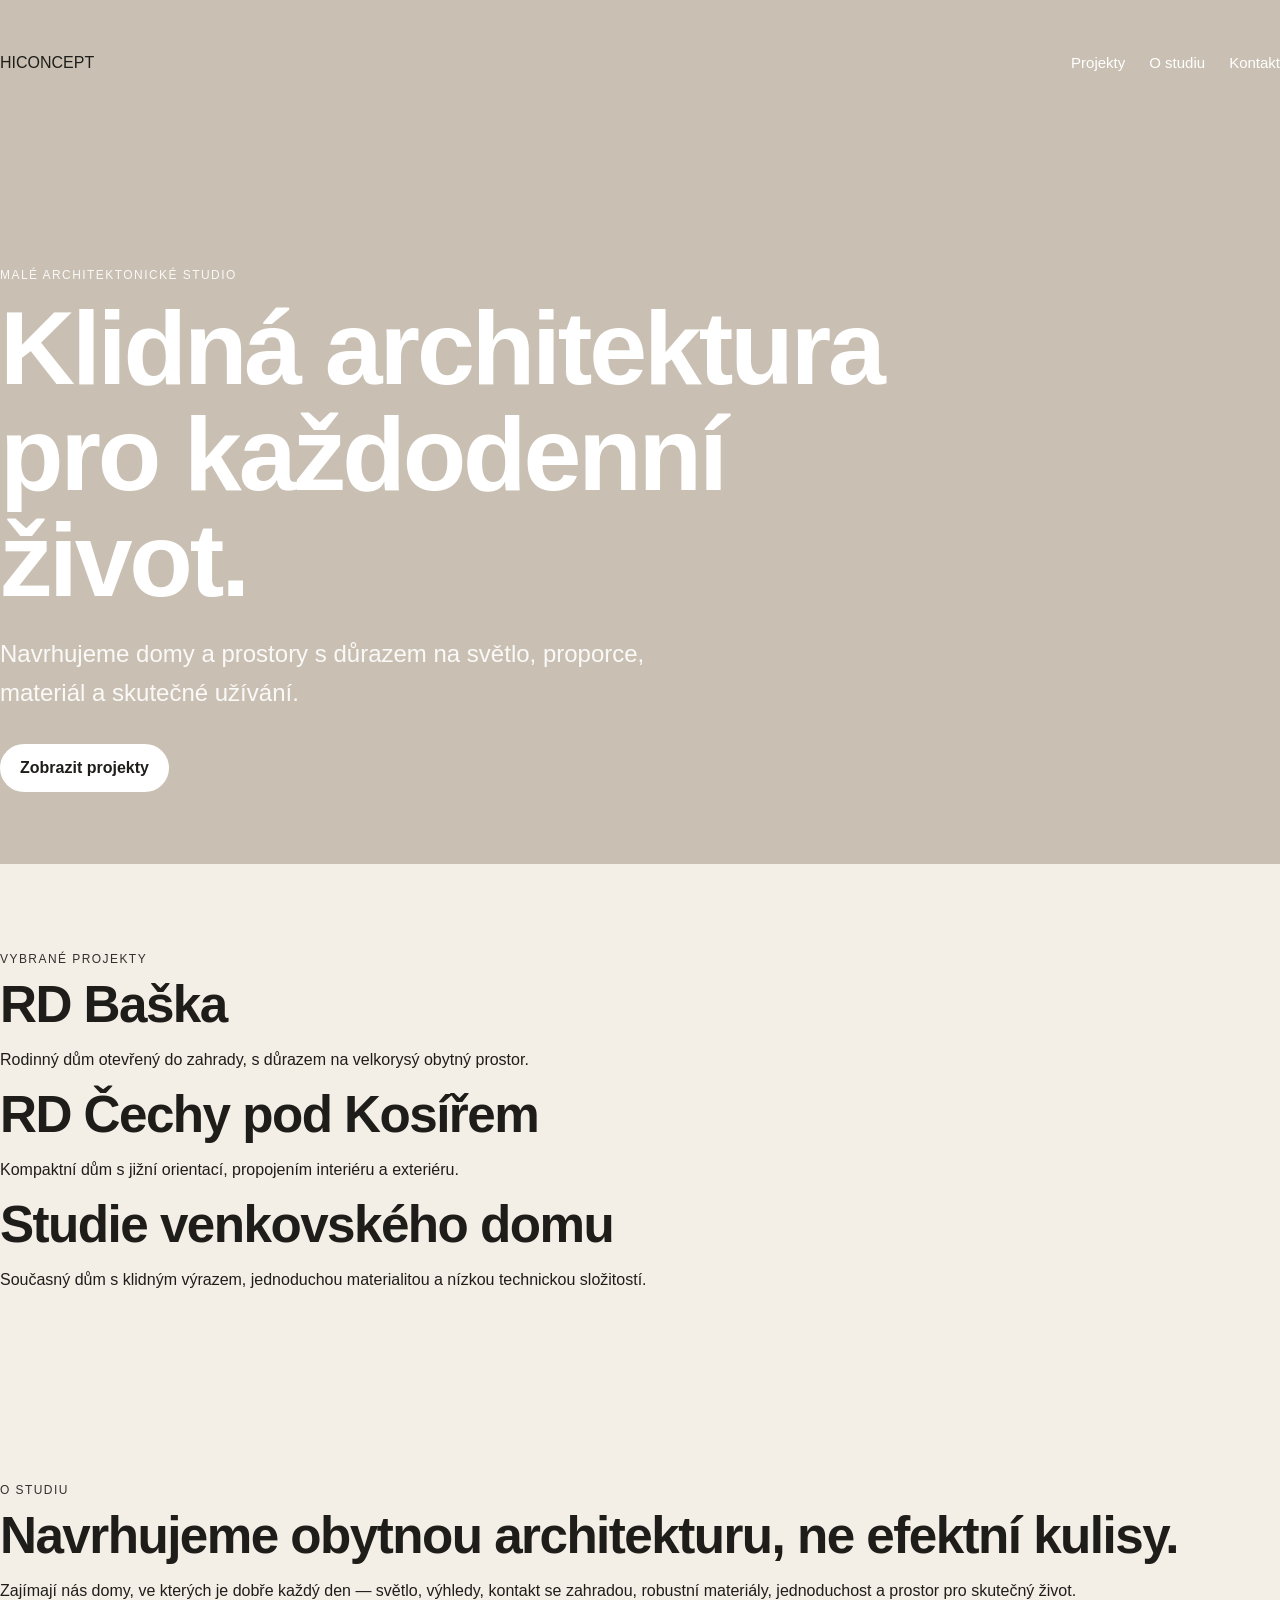
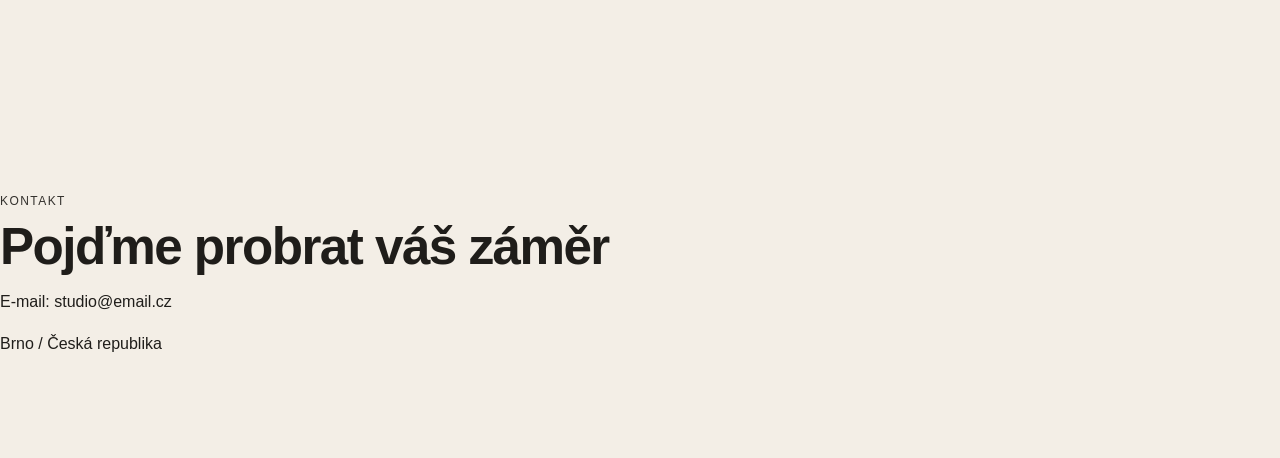
<file: Index.html>
<!DOCTYPE html>
<html lang="cs">
<head>
  <meta charset="UTF-8" />
  <meta name="viewport" content="width=device-width, initial-scale=1.0" />
  <title>Hiconcept – architektura</title>
  <meta name="description" content="Malé architektonické studio zaměřené na rodinné domy a klidnou, obytnou architekturu." />
  <link rel="stylesheet" href="style.css" />
</head>
<body>
  <header class="hero">
    <nav class="nav">
      <div class="logo">HICONCEPT</div>
      <div class="menu">
        <a href="#projekty">Projekty</a>
        <a href="#o-studiu">O studiu</a>
        <a href="#kontakt">Kontakt</a>
      </div>
    </nav>

    <div class="hero-content">
      <p class="eyebrow">Malé architektonické studio</p>
      <h1>Klidná architektura pro každodenní život.</h1>
      <p class="intro">
        Navrhujeme domy a prostory s důrazem na světlo, proporce, materiál a skutečné užívání.
      </p>
      <a class="button" href="#projekty">Zobrazit projekty</a>
    </div>
  </header>

  <main>
    <section id="projekty" class="section">
      <p class="section-label">Vybrané projekty</p>
      <div class="projects">
        <article class="card">
          <div class="image-placeholder"></div>
          <h2>RD Baška</h2>
          <p>Rodinný dům otevřený do zahrady, s důrazem na velkorysý obytný prostor.</p>
        </article>

        <article class="card">
          <div class="image-placeholder"></div>
          <h2>RD Čechy pod Kosířem</h2>
          <p>Kompaktní dům s jižní orientací, propojením interiéru a exteriéru.</p>
        </article>

        <article class="card">
          <div class="image-placeholder"></div>
          <h2>Studie venkovského domu</h2>
          <p>Současný dům s klidným výrazem, jednoduchou materialitou a nízkou technickou složitostí.</p>
        </article>
      </div>
    </section>

    <section id="o-studiu" class="section section-narrow">
      <p class="section-label">O studiu</p>
      <h2>Navrhujeme obytnou architekturu, ne efektní kulisy.</h2>
      <p>
        Zajímají nás domy, ve kterých je dobře každý den — světlo, výhledy, kontakt se zahradou,
        robustní materiály, jednoduchost a prostor pro skutečný život.
      </p>
    </section>

    <section id="kontakt" class="section section-narrow">
      <p class="section-label">Kontakt</p>
      <h2>Pojďme probrat váš záměr</h2>
      <p>E-mail: studio@email.cz</p>
      <p>Brno / Česká republika</p>
    </section>
  </main>
</body>
</html>
</file>
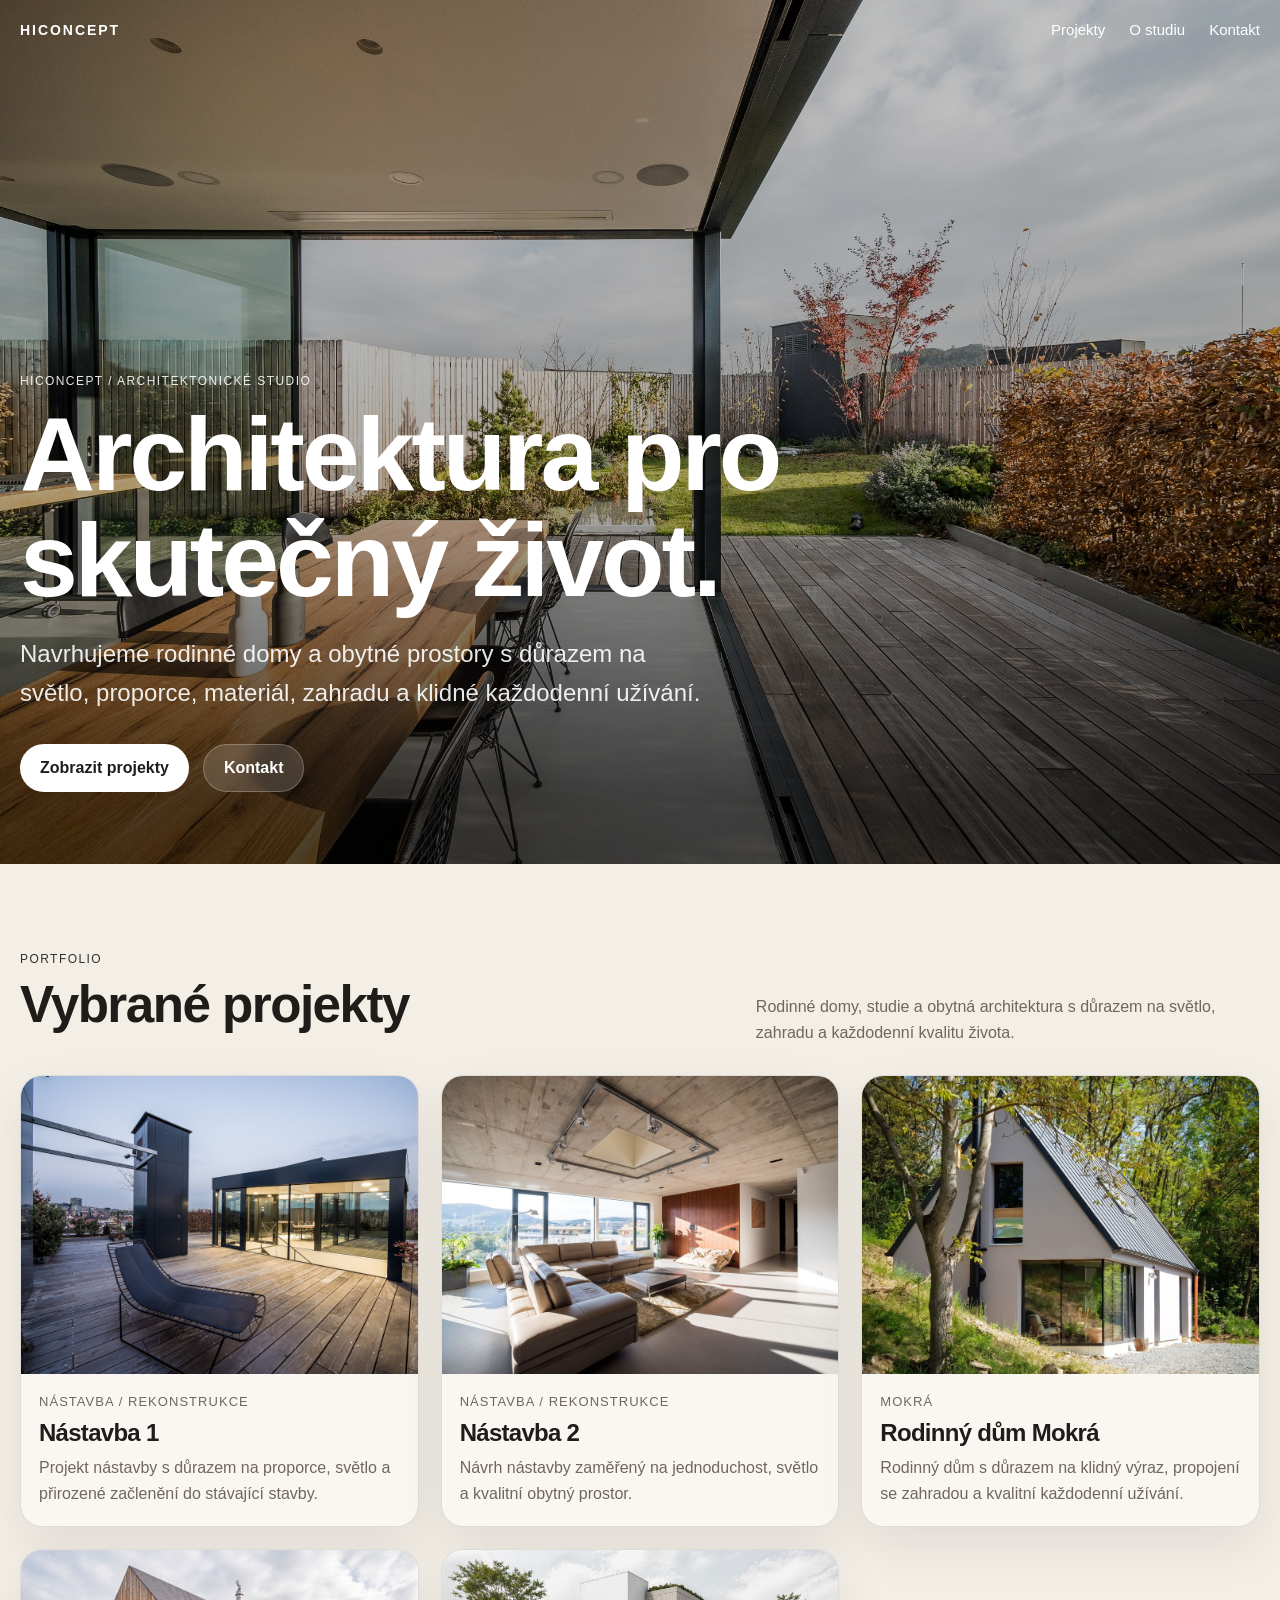
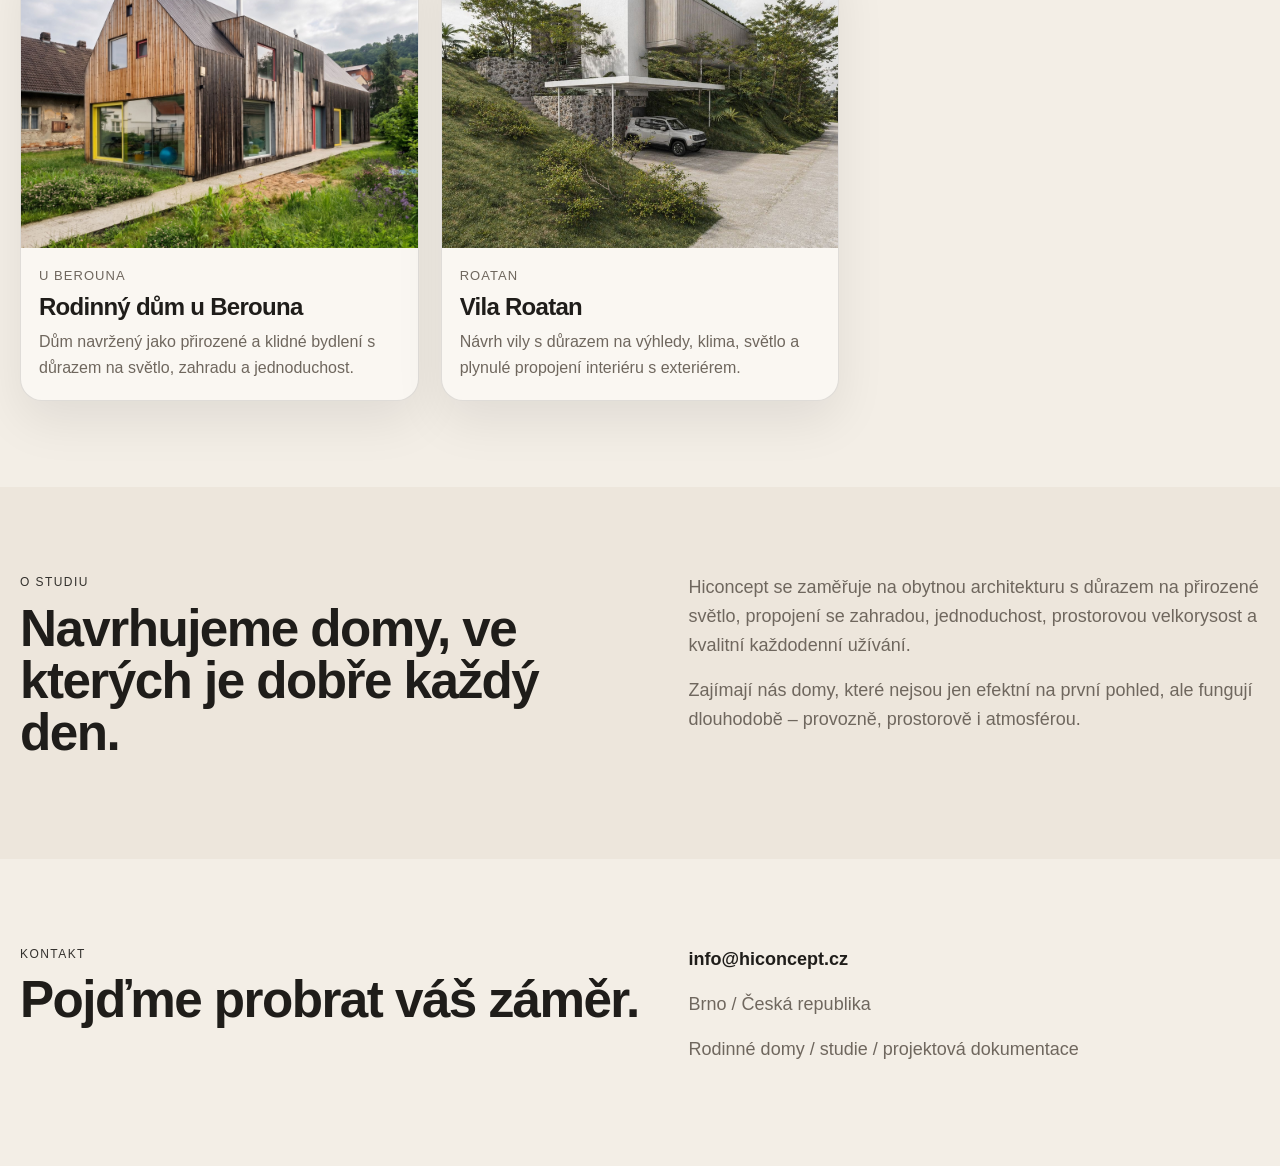
<file: index.html>
<!DOCTYPE html>
<html lang="cs">
<head>
  <meta charset="UTF-8" />
  <meta name="viewport" content="width=device-width, initial-scale=1.0" />
  <title>Hiconcept – architektonické studio</title>
  <meta
    name="description"
    content="Hiconcept je malé architektonické studio zaměřené na rodinné domy a obytnou architekturu."
  />
  <link rel="stylesheet" href="style.css" />
</head>
<body data-page="home">
  <header class="site-header">
    <div class="page-shell nav">
      <a class="brand" href="index.html">HICONCEPT</a>
      <nav class="menu">
        <a href="#projekty">Projekty</a>
        <a href="#o-studiu">O studiu</a>
        <a href="#kontakt">Kontakt</a>
      </nav>
    </div>
  </header>

  <section class="hero">
    <div class="hero-media"></div>
    <div class="hero-overlay"></div>

    <div class="page-shell hero-content">
      <p class="eyebrow">Hiconcept / architektonické studio</p>
      <h1>Architektura pro skutečný život.</h1>
      <p class="intro">
        Navrhujeme rodinné domy a obytné prostory s důrazem na světlo,
        proporce, materiál, zahradu a klidné každodenní užívání.
      </p>
      <div class="hero-actions">
        <a class="button" href="#projekty">Zobrazit projekty</a>
        <a class="button button-secondary" href="#kontakt">Kontakt</a>
      </div>
    </div>
  </section>

  <main>
    <section id="projekty" class="section">
      <div class="page-shell">
        <div class="section-head">
          <div>
            <p class="section-label">Portfolio</p>
            <h2>Vybrané projekty</h2>
          </div>
          <p class="section-note">
            Rodinné domy, studie a obytná architektura s důrazem na světlo,
            zahradu a každodenní kvalitu života.
          </p>
        </div>

        <div id="projects-grid" class="projects-grid"></div>
      </div>
    </section>

    <section id="o-studiu" class="section section-soft">
      <div class="page-shell two-col">
        <div>
          <p class="section-label">O studiu</p>
          <h2>Navrhujeme domy, ve kterých je dobře každý den.</h2>
        </div>
        <div class="rich-text">
          <p>
            Hiconcept se zaměřuje na obytnou architekturu s důrazem na přirozené
            světlo, propojení se zahradou, jednoduchost, prostorovou velkorysost
            a kvalitní každodenní užívání.
          </p>
          <p>
            Zajímají nás domy, které nejsou jen efektní na první pohled, ale
            fungují dlouhodobě – provozně, prostorově i atmosférou.
          </p>
        </div>
      </div>
    </section>

    <section id="kontakt" class="section">
      <div class="page-shell two-col">
        <div>
          <p class="section-label">Kontakt</p>
          <h2>Pojďme probrat váš záměr.</h2>
        </div>
        <div class="rich-text contact-block">
          <p><a href="mailto:info@hiconcept.cz">info@hiconcept.cz</a></p>
          <p>Brno / Česká republika</p>
          <p>Rodinné domy / studie / projektová dokumentace</p>
        </div>
      </div>
    </section>
  </main>

  <script src="app.js"></script>
</body>
</html>
</file>
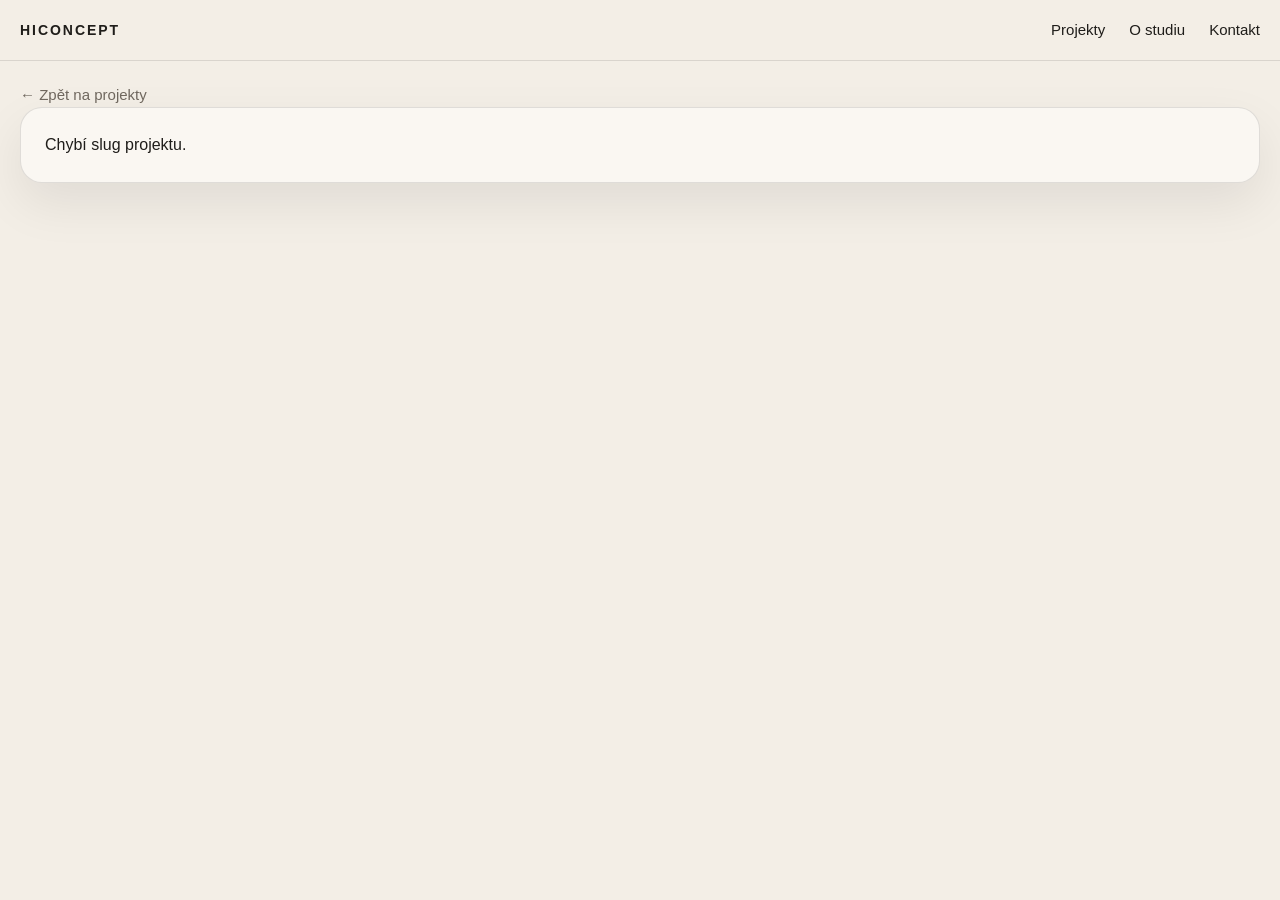
<file: project.html>
<!DOCTYPE html>
<html lang="cs">
<head>
  <meta charset="UTF-8" />
  <meta name="viewport" content="width=device-width, initial-scale=1.0" />
  <title>Projekt – Hiconcept</title>
  <meta name="description" content="Detail projektu Hiconcept." />
  <link rel="stylesheet" href="style.css" />
</head>
<body data-page="project">
  <header class="site-header site-header-light">
    <div class="page-shell nav">
      <a class="brand" href="index.html">HICONCEPT</a>
      <nav class="menu">
        <a href="index.html#projekty">Projekty</a>
        <a href="index.html#o-studiu">O studiu</a>
        <a href="index.html#kontakt">Kontakt</a>
      </nav>
    </div>
  </header>

  <main class="project-page">
    <div class="page-shell">
      <p class="back-link">
        <a href="index.html#projekty">← Zpět na projekty</a>
      </p>
    </div>

    <section id="project-detail"></section>
  </main>

  <script src="app.js"></script>
</body>
</html>
</file>
<file: style.css>
:root {
  --bg: #f3eee6;
  --bg-soft: #ede6dc;
  --card: #faf7f2;
  --text: #1f1d1a;
  --muted: #6f675e;
  --line: rgba(31, 29, 26, 0.12);
  --accent: #2f4e3f;
  --accent-dark: #243b31;
  --white: #ffffff;
  --radius: 22px;
  --shadow: 0 20px 50px rgba(0, 0, 0, 0.08);
  --shell: 1280px;
}

* {
  box-sizing: border-box;
}

html {
  scroll-behavior: smooth;
}

body {
  margin: 0;
  color: var(--text);
  background: var(--bg);
  font-family: Arial, Helvetica, sans-serif;
  line-height: 1.6;
}

img {
  max-width: 100%;
  display: block;
}

a {
  color: inherit;
  text-decoration: none;
}

.page-shell {
  width: min(calc(100% - 40px), var(--shell));
  margin: 0 auto;
}

.site-header {
  position: absolute;
  inset: 0 0 auto 0;
  z-index: 20;
  padding-top: 18px;
}

.site-header-light {
  position: relative;
  padding-top: 18px;
  padding-bottom: 18px;
  border-bottom: 1px solid var(--line);
}

.nav {
  display: flex;
  justify-content: space-between;
  align-items: center;
  gap: 24px;
}

.brand {
  font-weight: 700;
  letter-spacing: 0.14em;
  font-size: 14px;
  color: var(--white);
}

.site-header-light .brand {
  color: var(--text);
}

.menu {
  display: flex;
  gap: 24px;
  font-size: 15px;
  color: var(--white);
}

.site-header-light .menu {
  color: var(--text);
}

.hero {
  position: relative;
  min-height: 96vh;
  display: grid;
  align-items: end;
  overflow: hidden;
  background: #c9c0b3;
}

.hero-media {
  position: absolute;
  inset: 0;
  background:
    linear-gradient(rgba(0, 0, 0, 0.12), rgba(0, 0, 0, 0.22)),
    url("images/hero.jpg") center center / cover no-repeat;
  transform: scale(1.02);
}

.hero-overlay {
  position: absolute;
  inset: 0;
  background:
    linear-gradient(
      to top,
      rgba(0, 0, 0, 0.62) 8%,
      rgba(0, 0, 0, 0.18) 42%,
      rgba(0, 0, 0, 0.12) 100%
    );
}

.hero-content {
  position: relative;
  z-index: 2;
  color: var(--white);
  padding: 140px 0 72px;
}

.eyebrow,
.section-label {
  margin: 0 0 10px;
  text-transform: uppercase;
  letter-spacing: 0.12em;
  font-size: 12px;
  opacity: 0.9;
}

h1,
h2,
h3 {
  margin: 0;
  line-height: 1.02;
  letter-spacing: -0.03em;
}

h1 {
  max-width: 900px;
  font-size: clamp(48px, 9vw, 104px);
  margin-bottom: 22px;
}

h2 {
  font-size: clamp(32px, 4vw, 54px);
  margin-bottom: 14px;
}

h3 {
  font-size: 22px;
  margin-bottom: 10px;
}

.intro {
  max-width: 700px;
  font-size: clamp(18px, 2.2vw, 24px);
  color: rgba(255, 255, 255, 0.9);
  margin: 0 0 32px;
}

.hero-actions {
  display: flex;
  gap: 14px;
  flex-wrap: wrap;
}

.button {
  display: inline-flex;
  align-items: center;
  justify-content: center;
  min-height: 48px;
  padding: 0 20px;
  border-radius: 999px;
  background: var(--white);
  color: var(--text);
  font-weight: 600;
}

.button-secondary {
  background: rgba(255, 255, 255, 0.14);
  color: var(--white);
  border: 1px solid rgba(255, 255, 255, 0.24);
  backdrop-filter: blur(8px);
}

.section {
  padding: 86px 0;
}

.section-soft {
  background: var(--bg-soft);
}

.section-head {
  display: grid;
  grid-template-columns: 1.4fr 1fr;
  gap: 30px;
  align-items: end;
  margin-bottom: 30px;
}

.section-note {
  margin: 0;
  color: var(--muted);
  max-width: 520px;
  justify-self: end;
}

.projects-grid {
  display: grid;
  grid-template-columns: repeat(12, 1fr);
  gap: 22px;
}

.project-card {
  grid-column: span 4;
  background: var(--card);
  border: 1px solid var(--line);
  border-radius: var(--radius);
  overflow: hidden;
  box-shadow: var(--shadow);
  transition: transform 0.25s ease, box-shadow 0.25s ease;
}

.project-card:hover {
  transform: translateY(-4px);
  box-shadow: 0 24px 60px rgba(0, 0, 0, 0.12);
}

.project-card-media {
  position: relative;
  aspect-ratio: 4 / 3;
  background: linear-gradient(135deg, #d9d1c5, #bfb3a2);
  overflow: hidden;
}

.project-card-media img {
  width: 100%;
  height: 100%;
  object-fit: cover;
}

.project-card-body {
  padding: 18px 18px 20px;
}

.project-meta {
  font-size: 13px;
  color: var(--muted);
  margin-bottom: 8px;
  text-transform: uppercase;
  letter-spacing: 0.08em;
}

.project-title {
  font-size: 24px;
  margin: 0 0 10px;
}

.project-intro {
  margin: 0;
  color: var(--muted);
}

.two-col {
  display: grid;
  grid-template-columns: 1.1fr 1fr;
  gap: 40px;
  align-items: start;
}

.rich-text p {
  margin: 0 0 16px;
  color: var(--muted);
  font-size: 18px;
}

.contact-block a {
  font-weight: 700;
  color: var(--text);
}

.back-link {
  margin: 22px 0 0;
  font-size: 15px;
  color: var(--muted);
}

.project-page {
  padding-bottom: 90px;
}

.project-hero {
  margin-top: 18px;
  border-radius: calc(var(--radius) + 6px);
  overflow: hidden;
  background: linear-gradient(135deg, #d9d1c5, #bfb3a2);
  aspect-ratio: 16 / 8;
  box-shadow: var(--shadow);
}

.project-hero img {
  width: 100%;
  height: 100%;
  object-fit: cover;
}

.project-layout {
  padding-top: 34px;
  display: grid;
  grid-template-columns: 1.1fr 0.9fr;
  gap: 40px;
}

.project-main p {
  color: var(--muted);
  font-size: 18px;
}

.project-side {
  background: var(--card);
  border: 1px solid var(--line);
  border-radius: var(--radius);
  padding: 22px;
  box-shadow: var(--shadow);
}

.project-side dl {
  margin: 0;
  display: grid;
  gap: 14px;
}

.project-side dt {
  font-size: 12px;
  text-transform: uppercase;
  letter-spacing: 0.08em;
  color: var(--muted);
  margin-bottom: 4px;
}

.project-side dd {
  margin: 0;
  font-size: 18px;
}

.gallery {
  margin-top: 40px;
}

.gallery-main {
  border-radius: var(--radius);
  overflow: hidden;
  background: linear-gradient(135deg, #d9d1c5, #bfb3a2);
  aspect-ratio: 16 / 9;
  box-shadow: var(--shadow);
}

.gallery-main img {
  width: 100%;
  height: 100%;
  object-fit: cover;
}

.gallery-thumbs {
  display: grid;
  grid-template-columns: repeat(4, 1fr);
  gap: 14px;
  margin-top: 14px;
}

.gallery-thumb {
  border: 0;
  padding: 0;
  cursor: pointer;
  background: transparent;
  border-radius: 16px;
  overflow: hidden;
  border: 2px solid transparent;
}

.gallery-thumb.active {
  border-color: var(--accent);
}

.gallery-thumb-frame {
  aspect-ratio: 4 / 3;
  background: linear-gradient(135deg, #d9d1c5, #bfb3a2);
}

.gallery-thumb img {
  width: 100%;
  height: 100%;
  object-fit: cover;
}

.placeholder {
  display: grid;
  place-items: center;
  width: 100%;
  height: 100%;
  color: rgba(31, 29, 26, 0.55);
  font-size: 14px;
  text-transform: uppercase;
  letter-spacing: 0.08em;
}

.error-box {
  background: var(--card);
  border: 1px solid var(--line);
  border-radius: var(--radius);
  padding: 24px;
  box-shadow: var(--shadow);
}

@media (max-width: 1100px) {
  .project-card {
    grid-column: span 6;
  }

  .section-head,
  .two-col,
  .project-layout {
    grid-template-columns: 1fr;
  }

  .section-note {
    justify-self: start;
  }
}

@media (max-width: 760px) {
  .page-shell {
    width: min(calc(100% - 28px), var(--shell));
  }

  .menu {
    gap: 14px;
    font-size: 14px;
    flex-wrap: wrap;
    justify-content: flex-end;
  }

  .hero-content {
    padding: 150px 0 48px;
  }

  .projects-grid {
    grid-template-columns: 1fr;
  }

  .project-card {
    grid-column: auto;
  }

  .gallery-thumbs {
    grid-template-columns: repeat(2, 1fr);
  }
}
</file>
